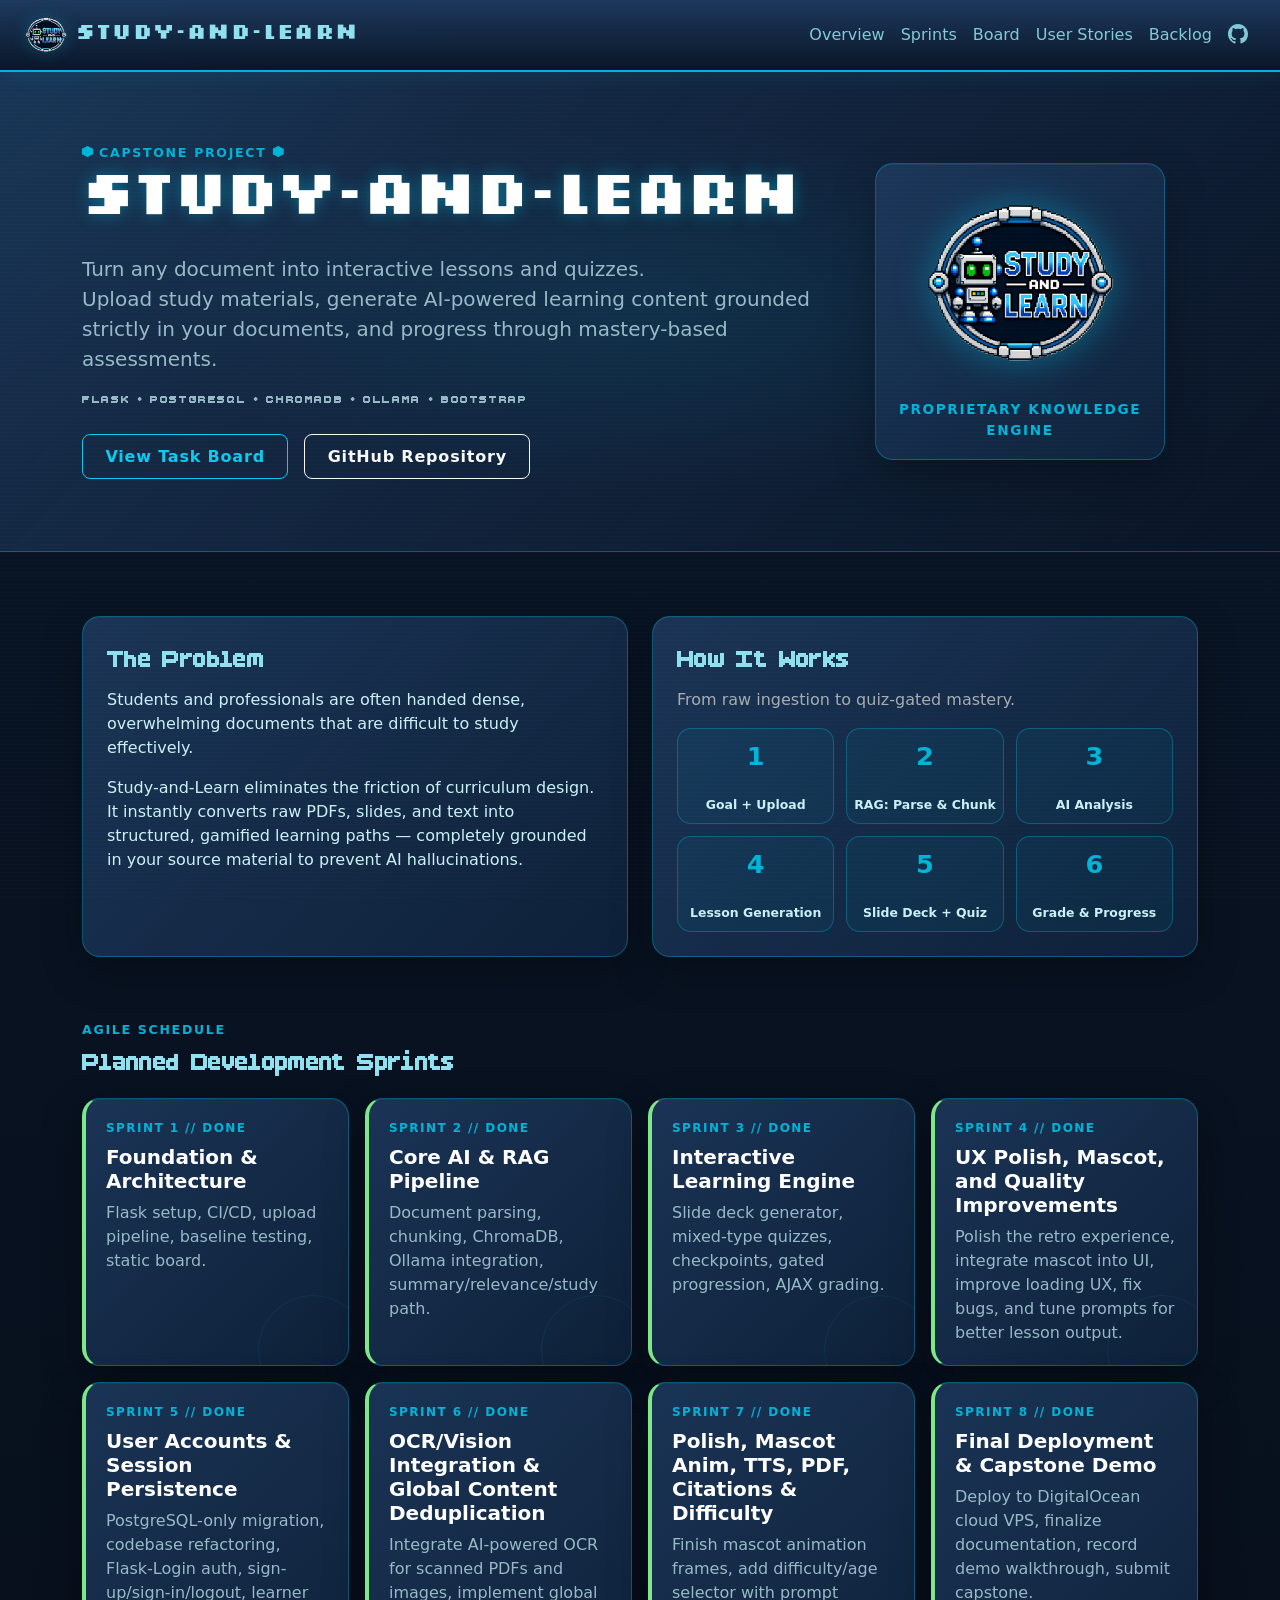
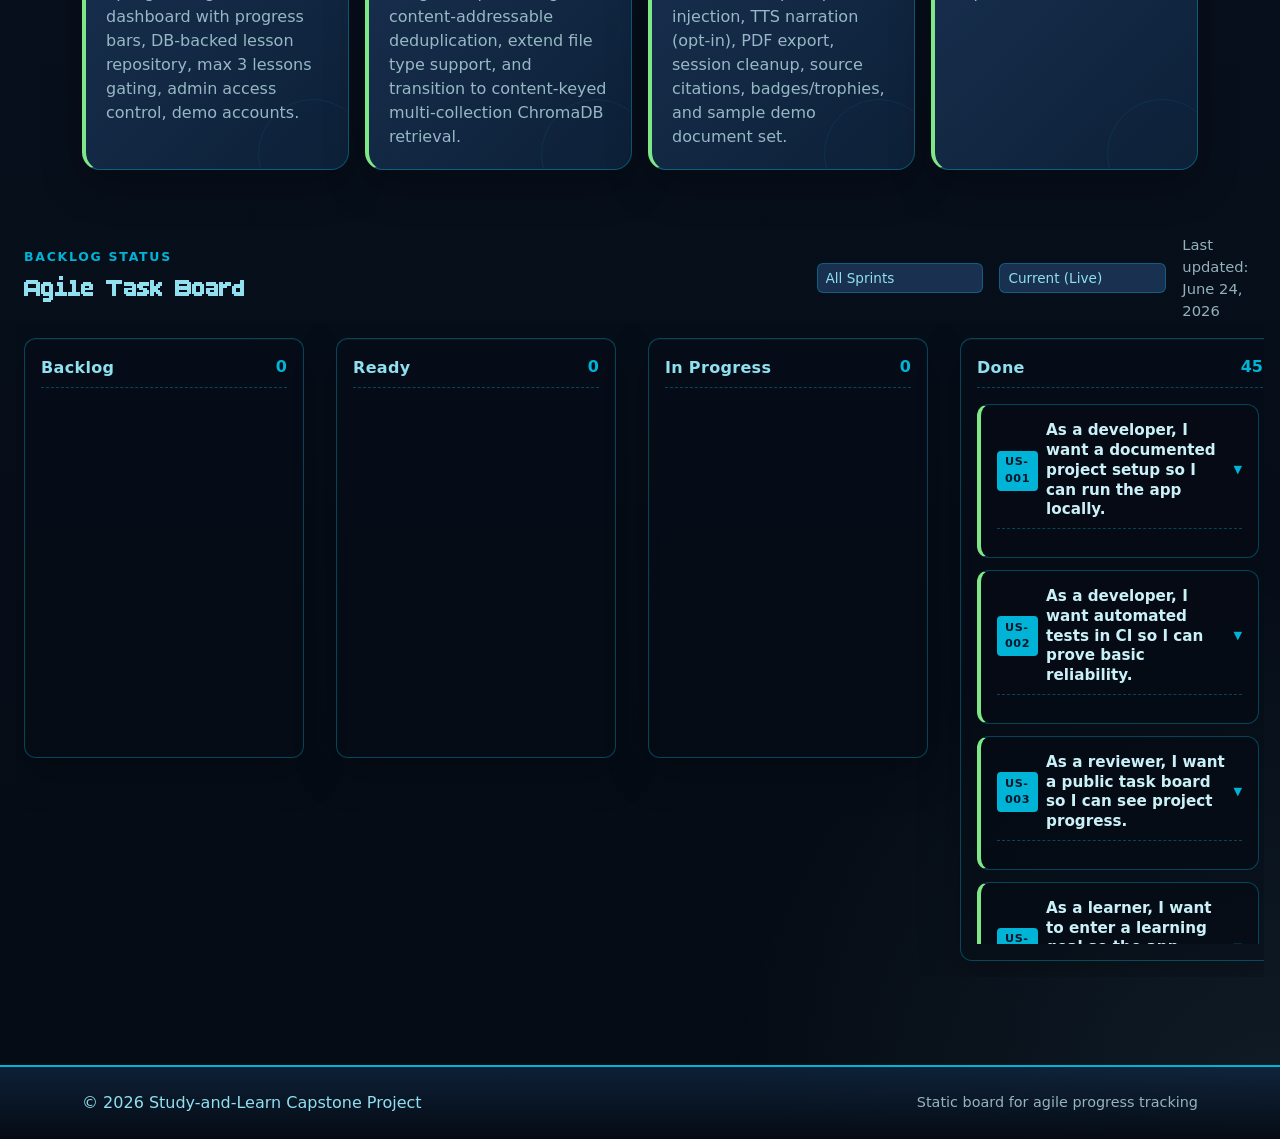
<file: index.html>
<!DOCTYPE html>
<html lang="en" data-bs-theme="dark">
<head>
<meta charset="UTF-8" />
<meta name="viewport" content="width=device-width, initial-scale=1.0" />
<meta name="description" content="Public capstone task board for Study-and-Learn — a proprietary document-to-learning transformer." />
<title>Study-and-Learn // Capstone Task Board</title>
<link rel="icon" type="image/png" href="assets/images/favicon.png" />
<link href="https://cdn.jsdelivr.net/npm/bootstrap@5.3.8/dist/css/bootstrap.min.css" rel="stylesheet" />
<link rel="stylesheet" href="assets/css/styles.css" />
</head>
<body>
<div class="scanlines" aria-hidden="true"></div>
<!-- NAVIGATION -->
<nav class="navbar navbar-expand-lg az-navbar sticky-top">
<div class="container-fluid px-3 px-lg-4">
<a class="navbar-brand d-flex align-items-center gap-2" href="#top" aria-label="Project home">
<img src="assets/images/logo.png" alt="Project logo" class="brand-logo" />
<span class="brand-title">Study-and-Learn</span>
</a>
<button class="navbar-toggler az-toggler" type="button" data-bs-toggle="collapse" data-bs-target="#mainNav" aria-controls="mainNav" aria-expanded="false" aria-label="Toggle navigation">
<span class="navbar-toggler-icon"></span>
</button>
<div class="collapse navbar-collapse" id="mainNav">
<ul class="navbar-nav ms-auto mb-2 mb-lg-0">
<li class="nav-item"><a class="nav-link" href="#objective">Overview</a></li>
<li class="nav-item"><a class="nav-link" href="#sprints">Sprints</a></li>
<li class="nav-item"><a class="nav-link" href="#board">Board</a></li>
<li class="nav-item"><a class="nav-link" href="user-stories.html">User Stories</a></li>
<li class="nav-item"><a class="nav-link" href="backlog.html">Backlog</a></li>
<li class="nav-item"><a class="nav-link" href="https://github.com/stephen-cpe/study-and-learn" target="_blank" rel="noopener noreferrer" aria-label="GitHub repository">
<svg xmlns="http://www.w3.org/2000/svg" width="20" height="20" fill="currentColor" viewBox="0 0 16 16" style="vertical-align: text-bottom;">
<path d="M8 0C3.58 0 0 3.58 0 8c0 3.54 2.29 6.53 5.47 7.59.4.07.55-.17.55-.38 0-.19-.01-.82-.01-1.49-2.01.37-2.53-.49-2.69-.94-.09-.23-.48-.94-.82-1.13-.28-.15-.68-.52-.01-.53.63-.01 1.08.58 1.23.82.72 1.21 1.87.87 2.33.66.07-.52.28-.87.51-1.07-1.78-.2-3.64-.89-3.64-3.95 0-.87.31-1.59.82-2.15-.08-.2-.36-1.02.08-2.12 0 0 .67-.21 2.2.82.64-.18 1.32-.27 2-.27.68 0 1.36.09 2 .27 1.53-1.04 2.2-.82 2.2-.82.44 1.1.16 1.92.08 2.12.51.56.82 1.27.82 2.15 0 3.07-1.87 3.75-3.65 3.95.29.25.54.73.54 1.48 0 1.07-.01 1.93-.01 2.2 0 .21.15.46.55.38A8.013 8.013 0 0016 8c0-4.42-3.58-8-8-8z"/>
</svg>
</a></li>
</ul>
</div>
</div>
</nav>

<!-- HERO -->
<header id="top" class="hero-shell py-5">
  <div class="container py-lg-4">
    <div class="row align-items-center g-4">
      <div class="col-lg-8">
        <p class="eyebrow mb-2"><span class="hex-accent"></span> CAPSTONE PROJECT <span class="hex-accent"></span></p>
        <h1 class="display-4 hero-title mb-3">Study-and-Learn</h1>
        <p class="lead hero-copy mb-3">
          <strong>Turn any document into interactive lessons and quizzes.</strong><br>
          Upload study materials, generate AI-powered learning content grounded strictly in your documents, and progress through mastery-based assessments.
        </p>
        <div class="tech-stack-line mb-4">
          Flask &bull; PostgreSQL &bull; ChromaDB &bull; Ollama &bull; Bootstrap
        </div>
        <div class="d-flex flex-wrap gap-3">
           <a href="#board" class="btn btn-outline-info az-btn">View Task Board</a>
           <a href="https://github.com/stephen-cpe/study-and-learn" target="_blank" rel="noopener noreferrer" class="btn btn-outline-light az-btn">GitHub Repository</a>
        </div>
      </div>
      <div class="col-lg-4 text-center">
        <div class="mascot-card mx-auto">
          <img src="assets/images/logo.png" alt="Study-and-Learn Mascot" class="mascot-img" />
          <div class="mascot-status mt-3">PROPRIETARY KNOWLEDGE ENGINE</div>
        </div>
      </div>
    </div>
  </div>
</header>

<main>
  <!-- OVERVIEW (THE PROBLEM & HOW IT WORKS) -->
  <section id="objective" class="section-pad">
    <div class="container">
      <div class="row g-4">
        <div class="col-lg-6">
          <div class="az-panel h-100">
            <h2 class="section-title">The Problem</h2>
            <p class="mb-3">Students and professionals are often handed dense, overwhelming documents that are difficult to study effectively.</p>
            <p class="mb-0">Study-and-Learn eliminates the friction of curriculum design. It instantly converts raw PDFs, slides, and text into structured, gamified learning paths — completely grounded in your source material to prevent AI hallucinations.</p>
          </div>
        </div>
        <div class="col-lg-6">
          <div class="az-panel h-100">
            <h2 class="section-title">How It Works</h2>
            <p class="mb-3 text-secondary-emphasis">From raw ingestion to quiz-gated mastery.</p>
            <div class="pipeline-grid" aria-label="MVP workflow pipeline">
              <div class="pipeline-step">1<br><span>Goal + Upload</span></div>
              <div class="pipeline-step">2<br><span>RAG: Parse & Chunk</span></div>
              <div class="pipeline-step">3<br><span>AI Analysis</span></div>
              <div class="pipeline-step">4<br><span>Lesson Generation</span></div>
              <div class="pipeline-step">5<br><span>Slide Deck + Quiz</span></div>
              <div class="pipeline-step">6<br><span>Grade & Progress</span></div>
            </div>
          </div>
        </div>
      </div>
    </div>
  </section>

  <!-- SPRINTS -->
  <section id="sprints" class="section-pad pt-0">
    <div class="container">
      <div class="d-flex justify-content-between align-items-end gap-3 flex-wrap mb-3">
        <div>
          <p class="eyebrow mb-1">AGILE SCHEDULE</p>
          <h2 class="section-title mb-0">Planned Development Sprints</h2>
        </div>
      </div>
      <div class="row g-3" id="sprintCards"></div>
    </div>
  </section>

  <!-- KANBAN BOARD -->
  <section id="board" class="section-pad pt-0">
    <div class="container-fluid px-3 px-lg-4">
      <div class="d-flex justify-content-between align-items-center flex-wrap gap-3 mb-3">
        <div>
          <p class="eyebrow mb-1">BACKLOG STATUS</p>
          <h2 class="section-title mb-0">Agile Task Board</h2>
        </div>
        <div class="d-flex align-items-center gap-3">
          <select id="sprintFilter" class="form-select form-select-sm snapshot-select" style="max-width: 180px;">
            <option value="All">All Sprints</option>
          </select>
          <select id="snapshotSelector" class="form-select form-select-sm snapshot-select">
            <option>Loading...</option>
          </select>
          <div class="board-meta">Last updated: <span id="lastUpdated"></span></div>
        </div>
      </div>
      <div class="row g-3 kanban-board" id="kanbanBoard" aria-live="polite"></div>
    </div>
  </section>
</main>

<footer class="az-footer py-4 mt-4">
  <div class="container d-flex flex-column flex-md-row justify-content-between gap-2 align-items-center">
    <span>© 2026 Study-and-Learn Capstone Project</span>
    <span class="footer-note">Static board for agile progress tracking</span>
  </div>
</footer>

<script src="https://cdn.jsdelivr.net/npm/bootstrap@5.3.8/dist/js/bootstrap.bundle.min.js"></script>
<script src="assets/js/data.js"></script>
<script src="assets/js/app.js"></script>
</body>
</html>
</file>
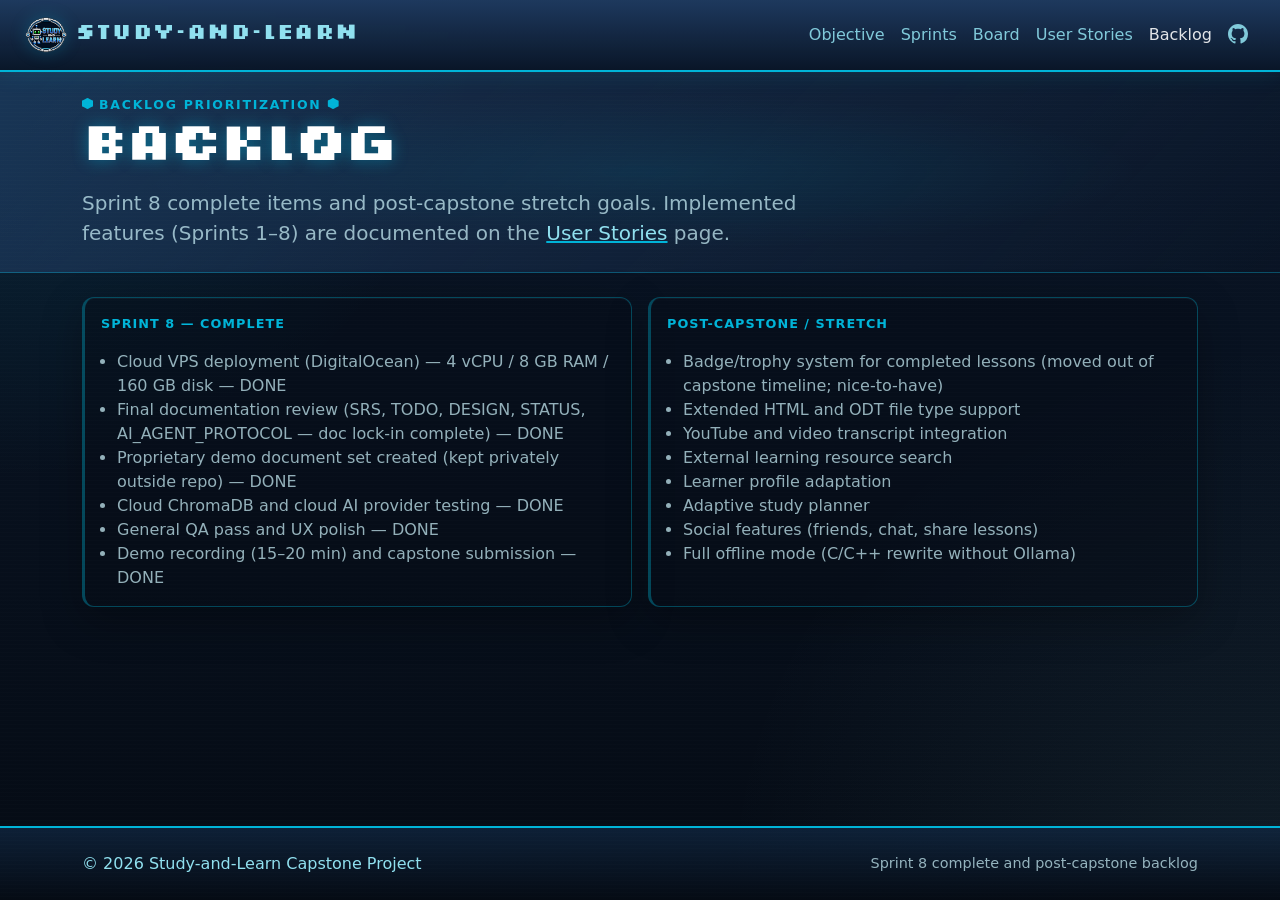
<file: backlog.html>
<!DOCTYPE html>
<html lang="en" data-bs-theme="dark">
<head>
<meta charset="UTF-8" />
<meta name="viewport" content="width=device-width, initial-scale=1.0" />
<meta name="description" content="Backlog prioritization for Study-and-Learn — Sprint 8 complete items and post-capstone stretch goals." />
<title>Study-and-Learn // Backlog</title>
<link rel="icon" type="image/png" href="assets/images/favicon.png" />
<link href="https://cdn.jsdelivr.net/npm/bootstrap@5.3.8/dist/css/bootstrap.min.css" rel="stylesheet" />
<link rel="stylesheet" href="assets/css/styles.css" />
</head>
<body>
<div class="scanlines" aria-hidden="true"></div>

<!-- NAVIGATION -->
<nav class="navbar navbar-expand-lg az-navbar sticky-top">
  <div class="container-fluid px-3 px-lg-4">
    <a class="navbar-brand d-flex align-items-center gap-2" href="index.html" aria-label="Project home">
      <img src="assets/images/logo.png" alt="Project logo" class="brand-logo" />
      <span class="brand-title">Study-and-Learn</span>
    </a>
    <button class="navbar-toggler az-toggler" type="button" data-bs-toggle="collapse" data-bs-target="#mainNav" aria-controls="mainNav" aria-expanded="false" aria-label="Toggle navigation">
      <span class="navbar-toggler-icon"></span>
    </button>
    <div class="collapse navbar-collapse" id="mainNav">
      <ul class="navbar-nav ms-auto mb-2 mb-lg-0">
        <li class="nav-item"><a class="nav-link" href="index.html#objective">Objective</a></li>
        <li class="nav-item"><a class="nav-link" href="index.html#sprints">Sprints</a></li>
        <li class="nav-item"><a class="nav-link" href="index.html#board">Board</a></li>
        <li class="nav-item"><a class="nav-link" href="user-stories.html">User Stories</a></li>
        <li class="nav-item"><a class="nav-link active" href="backlog.html">Backlog</a></li>
        <li class="nav-item"><a class="nav-link" href="https://github.com/stephen-cpe/study-and-learn" target="_blank" rel="noopener noreferrer" aria-label="GitHub repository">
          <svg xmlns="http://www.w3.org/2000/svg" width="20" height="20" fill="currentColor" viewBox="0 0 16 16" style="vertical-align: text-bottom;">
            <path d="M8 0C3.58 0 0 3.58 0 8c0 3.54 2.29 6.53 5.47 7.59.4.07.55-.17.55-.38 0-.19-.01-.82-.01-1.49-2.01.37-2.53-.49-2.69-.94-.09-.23-.48-.94-.82-1.13-.28-.15-.68-.52-.01-.53.63-.01 1.08.58 1.23.82.72 1.21 1.87.87 2.33.66.07-.52.28-.87.51-1.07-1.78-.2-3.64-.89-3.64-3.95 0-.87.31-1.59.82-2.15-.08-.2-.36-1.02.08-2.12 0 0 .67-.21 2.2.82.64-.18 1.32-.27 2-.27.68 0 1.36.09 2 .27 1.53-1.04 2.2-.82 2.2-.82.44 1.1.16 1.92.08 2.12.51.56.82 1.27.82 2.15 0 3.07-1.87 3.75-3.65 3.95.29.25.54.73.54 1.48 0 1.07-.01 1.93-.01 2.2 0 .21.15.46.55.38A8.013 8.013 0 0016 8c0-4.42-3.58-8-8-8z"/>
          </svg>
        </a></li>
      </ul>
    </div>
  </div>
</nav>

<!-- HEADER -->
<header class="hero-shell py-4">
  <div class="container">
    <p class="eyebrow mb-2"><span class="hex-accent"></span> BACKLOG PRIORITIZATION <span class="hex-accent"></span></p>
    <h1 class="display-5 hero-title mb-2">Backlog</h1>
    <p class="lead hero-copy mb-0">Sprint 8 complete items and post-capstone stretch goals. Implemented features (Sprints 1–8) are documented on the <a href="user-stories.html" class="backlog-link">User Stories</a> page.</p>
  </div>
</header>

<main class="section-pad pt-4">
  <div class="container">
    <div class="row g-3" id="backlogGrid"></div>
  </div>
</main>

<footer class="az-footer py-4 mt-4">
  <div class="container d-flex flex-column flex-md-row justify-content-between gap-2 align-items-center">
    <span>&copy; 2026 Study-and-Learn Capstone Project</span>
    <span class="footer-note">Sprint 8 complete and post-capstone backlog</span>
  </div>
</footer>

<script src="https://cdn.jsdelivr.net/npm/bootstrap@5.3.8/dist/js/bootstrap.bundle.min.js"></script>
<script src="assets/js/data.js"></script>
<script src="assets/js/backlog.js"></script>
</body>
</html>
</file>
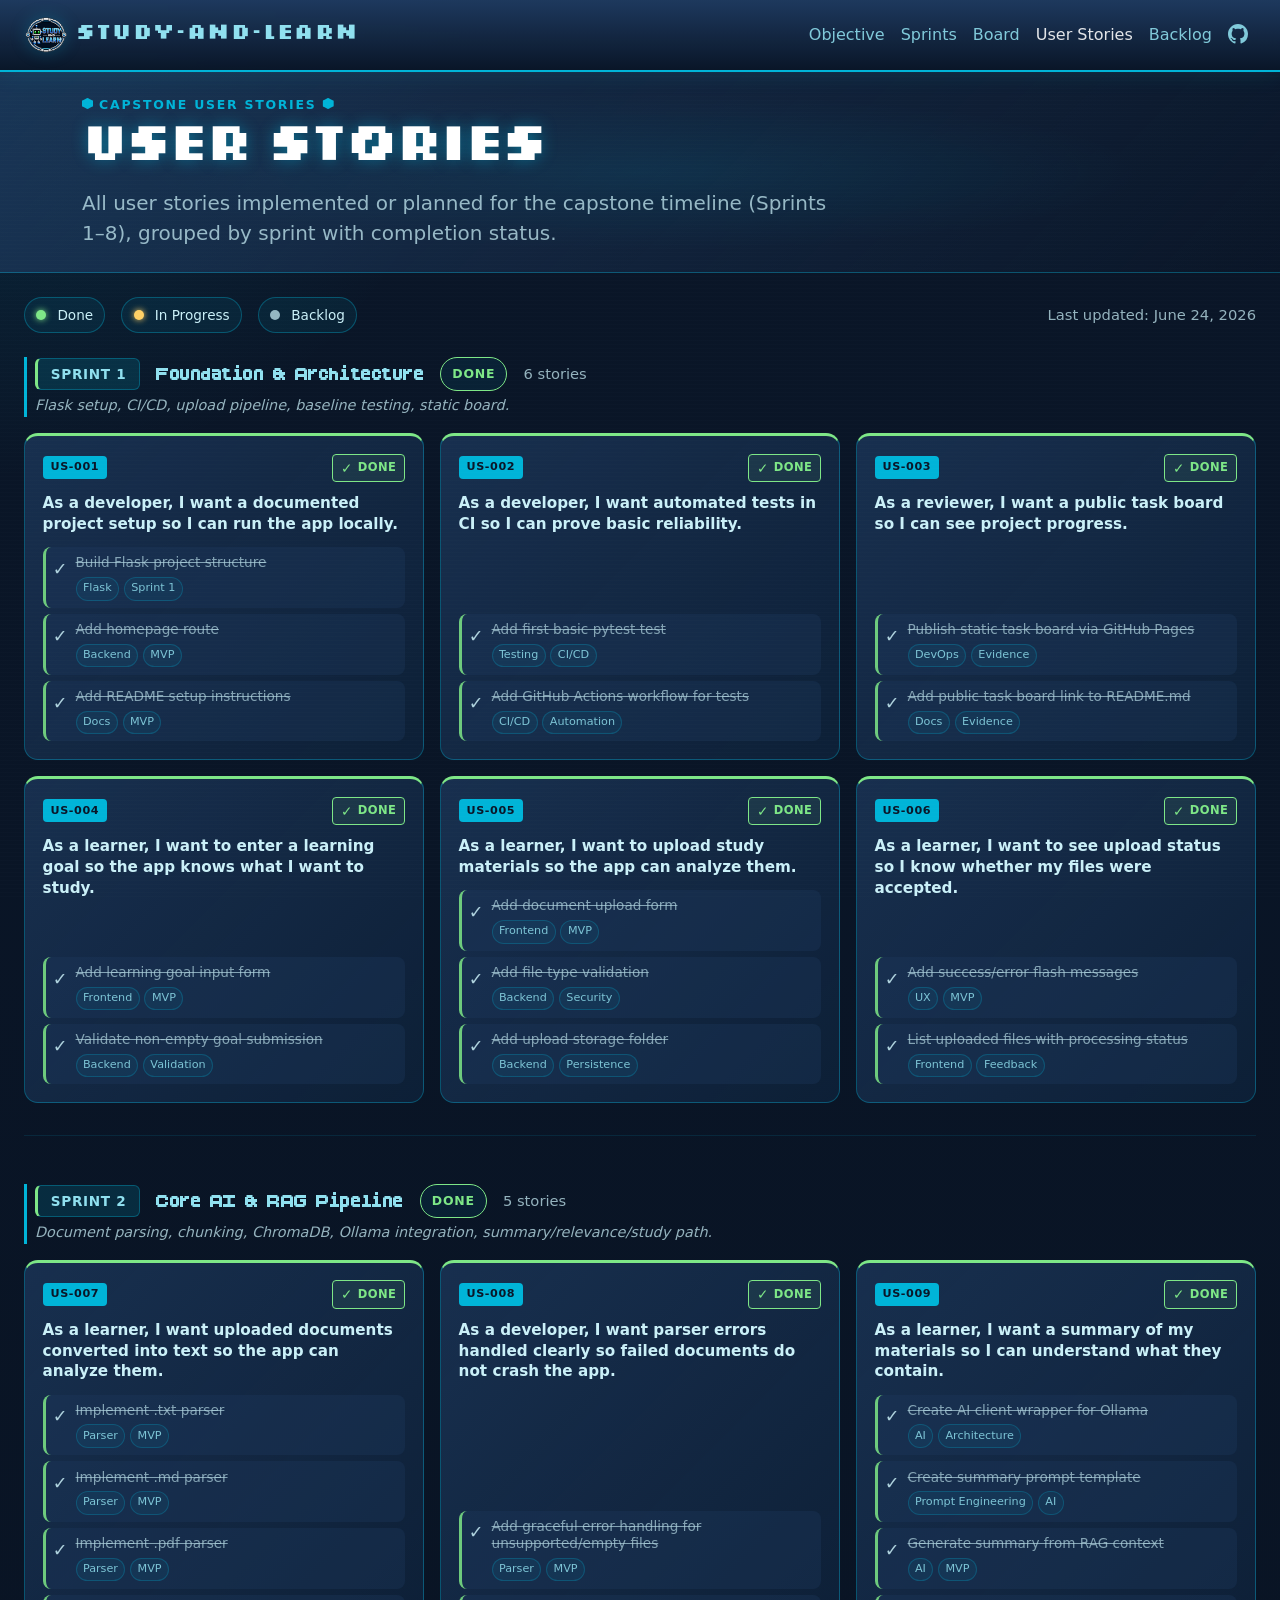
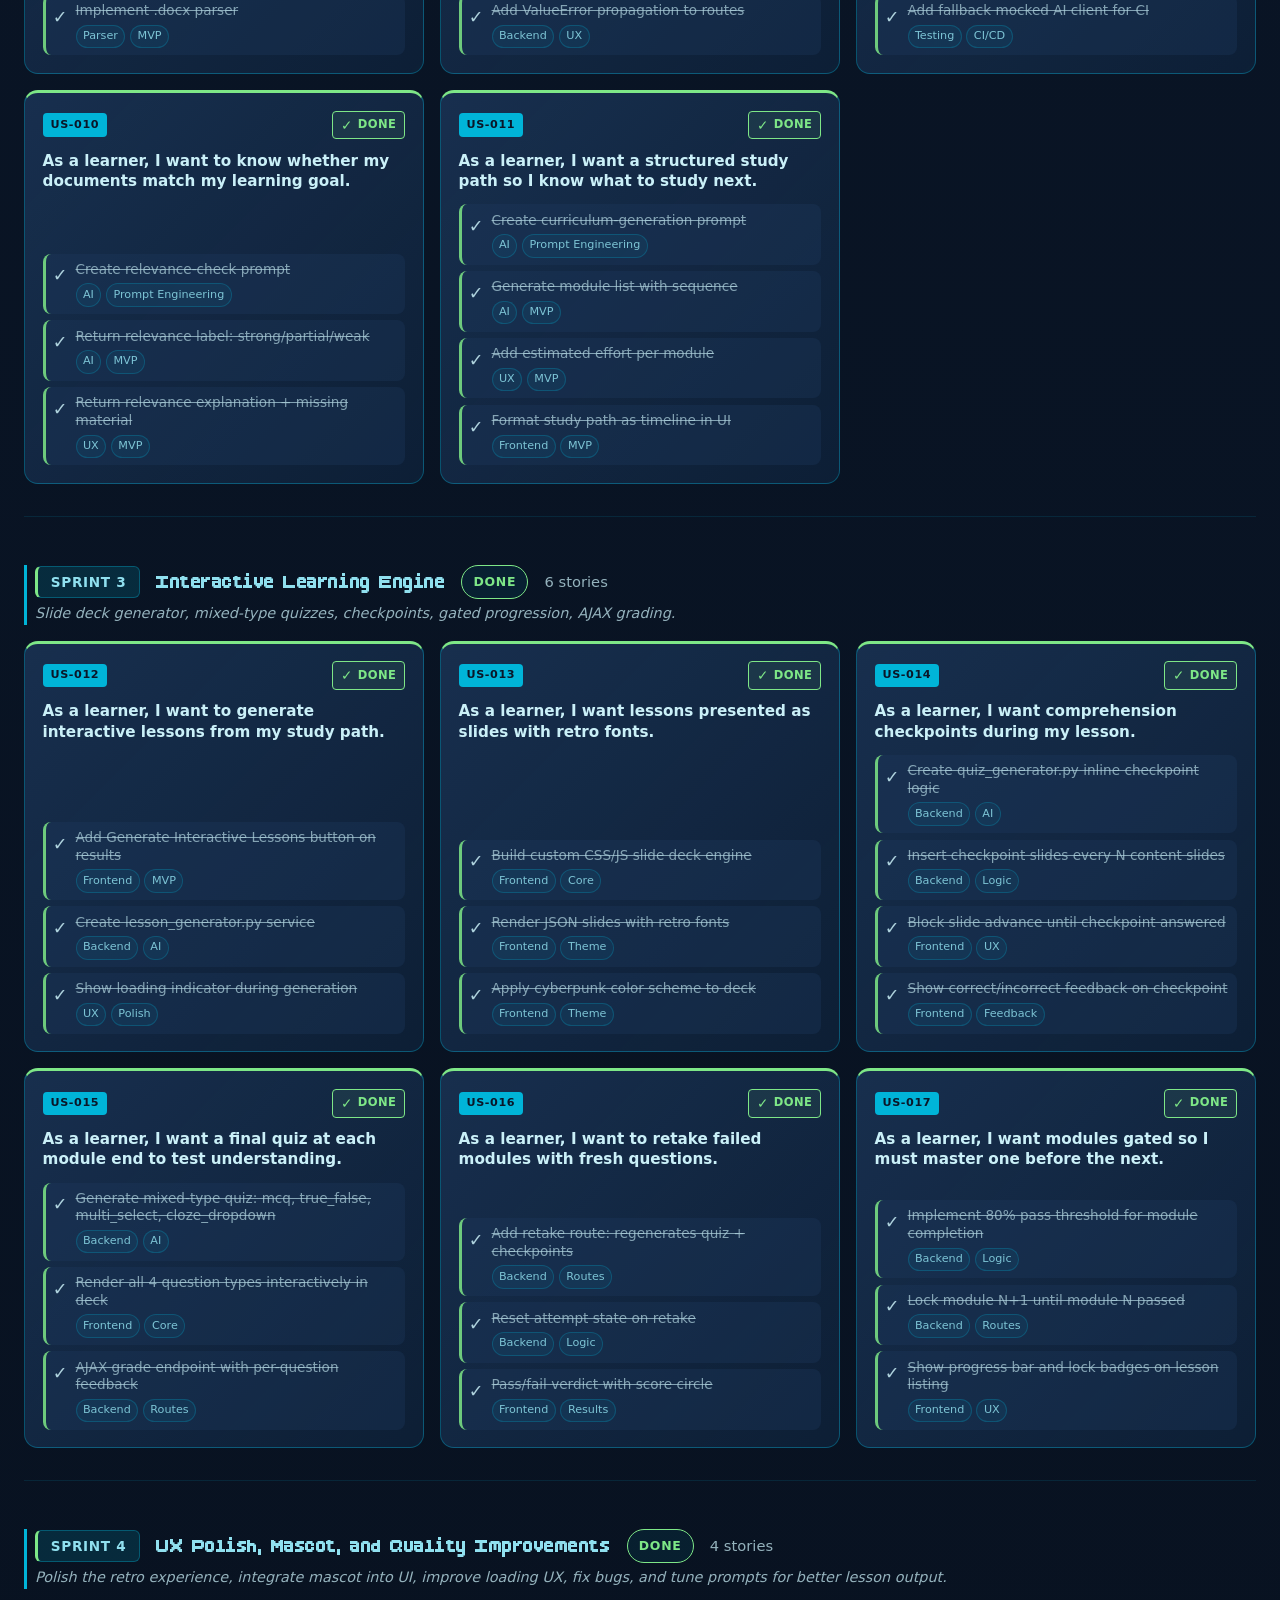
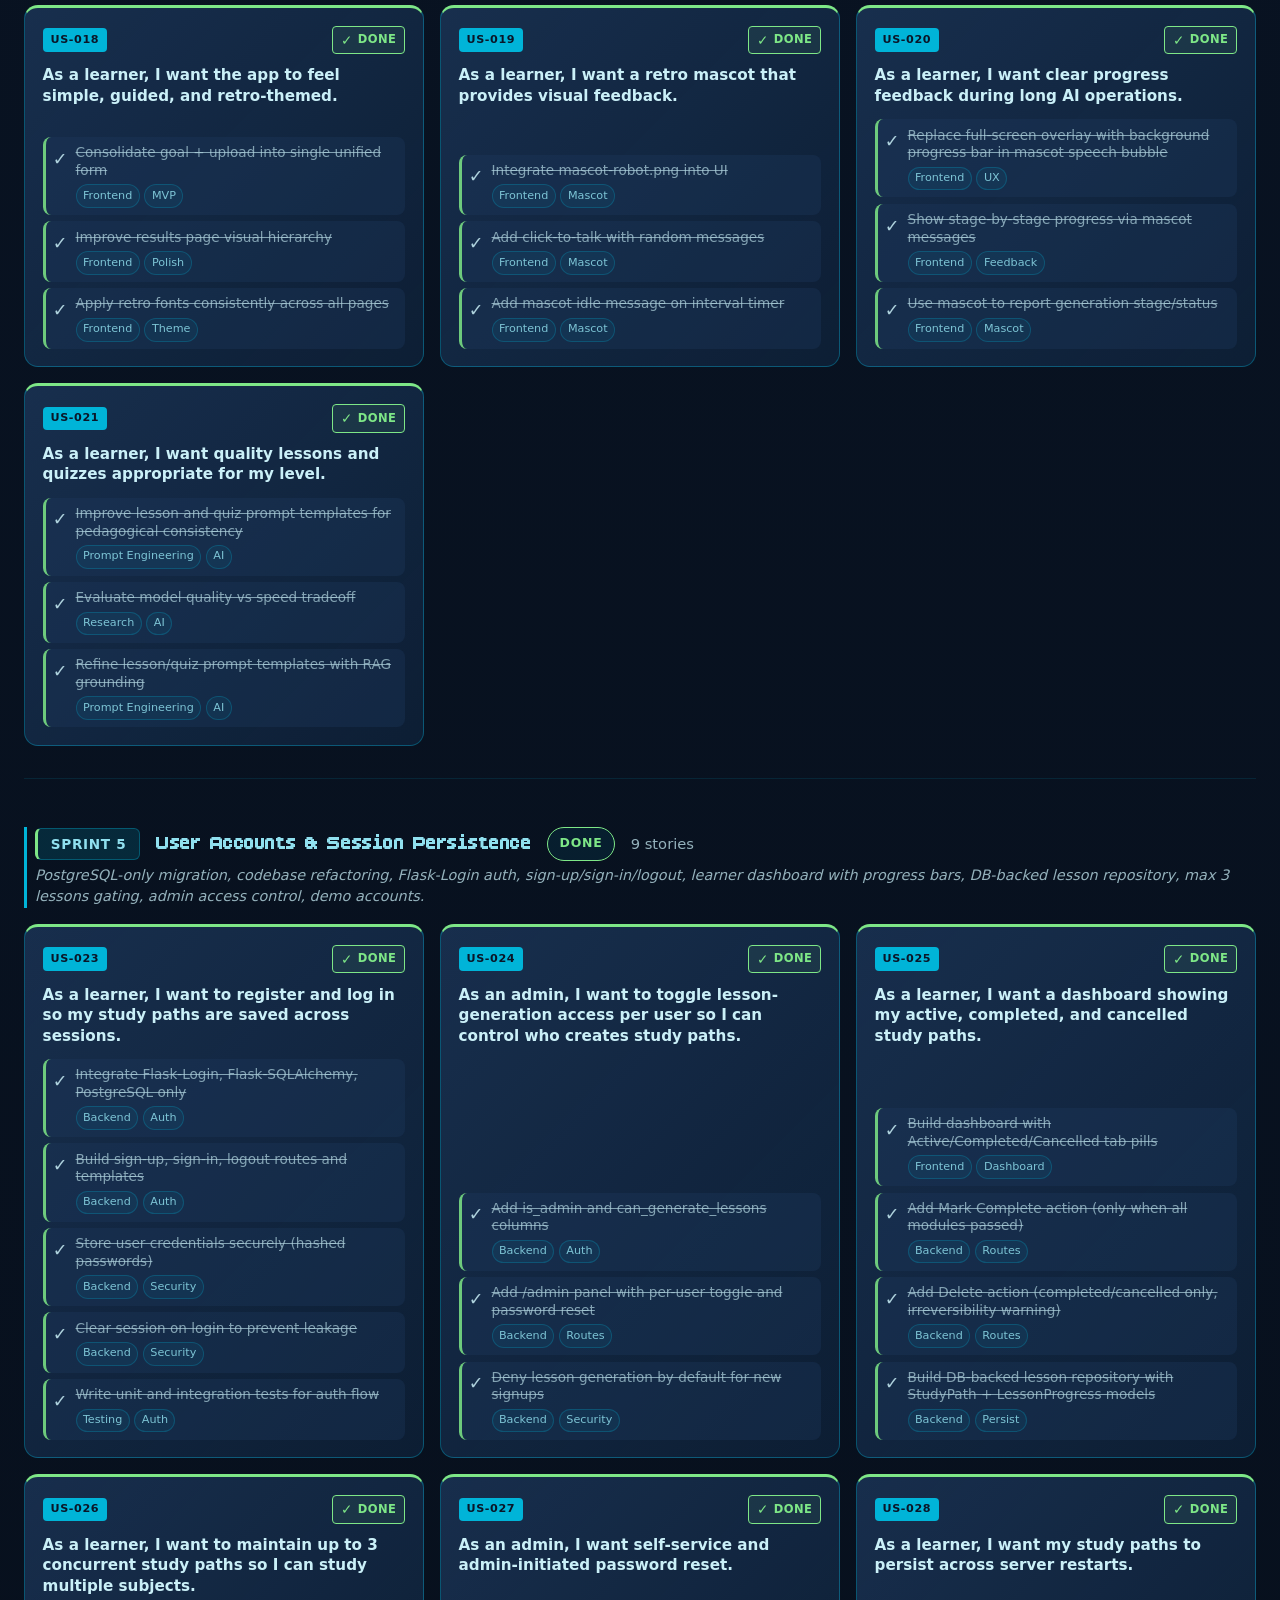
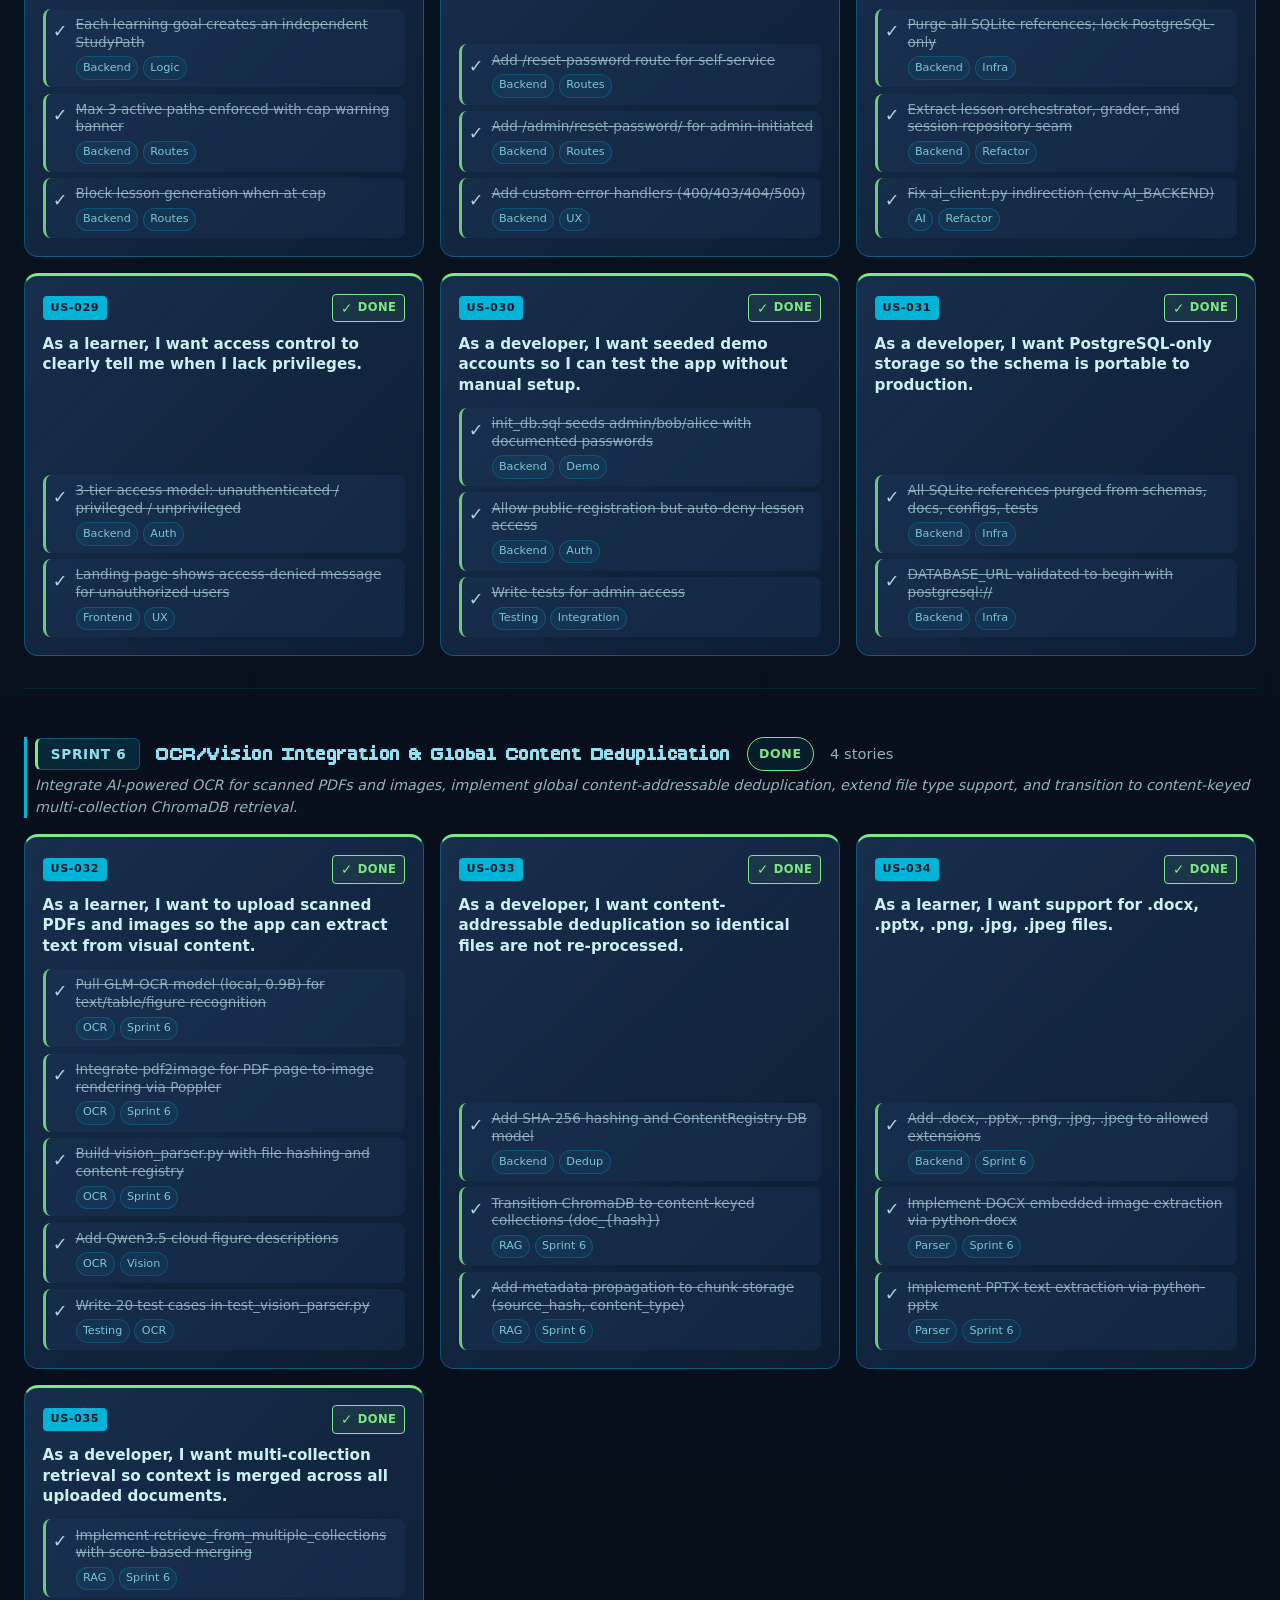
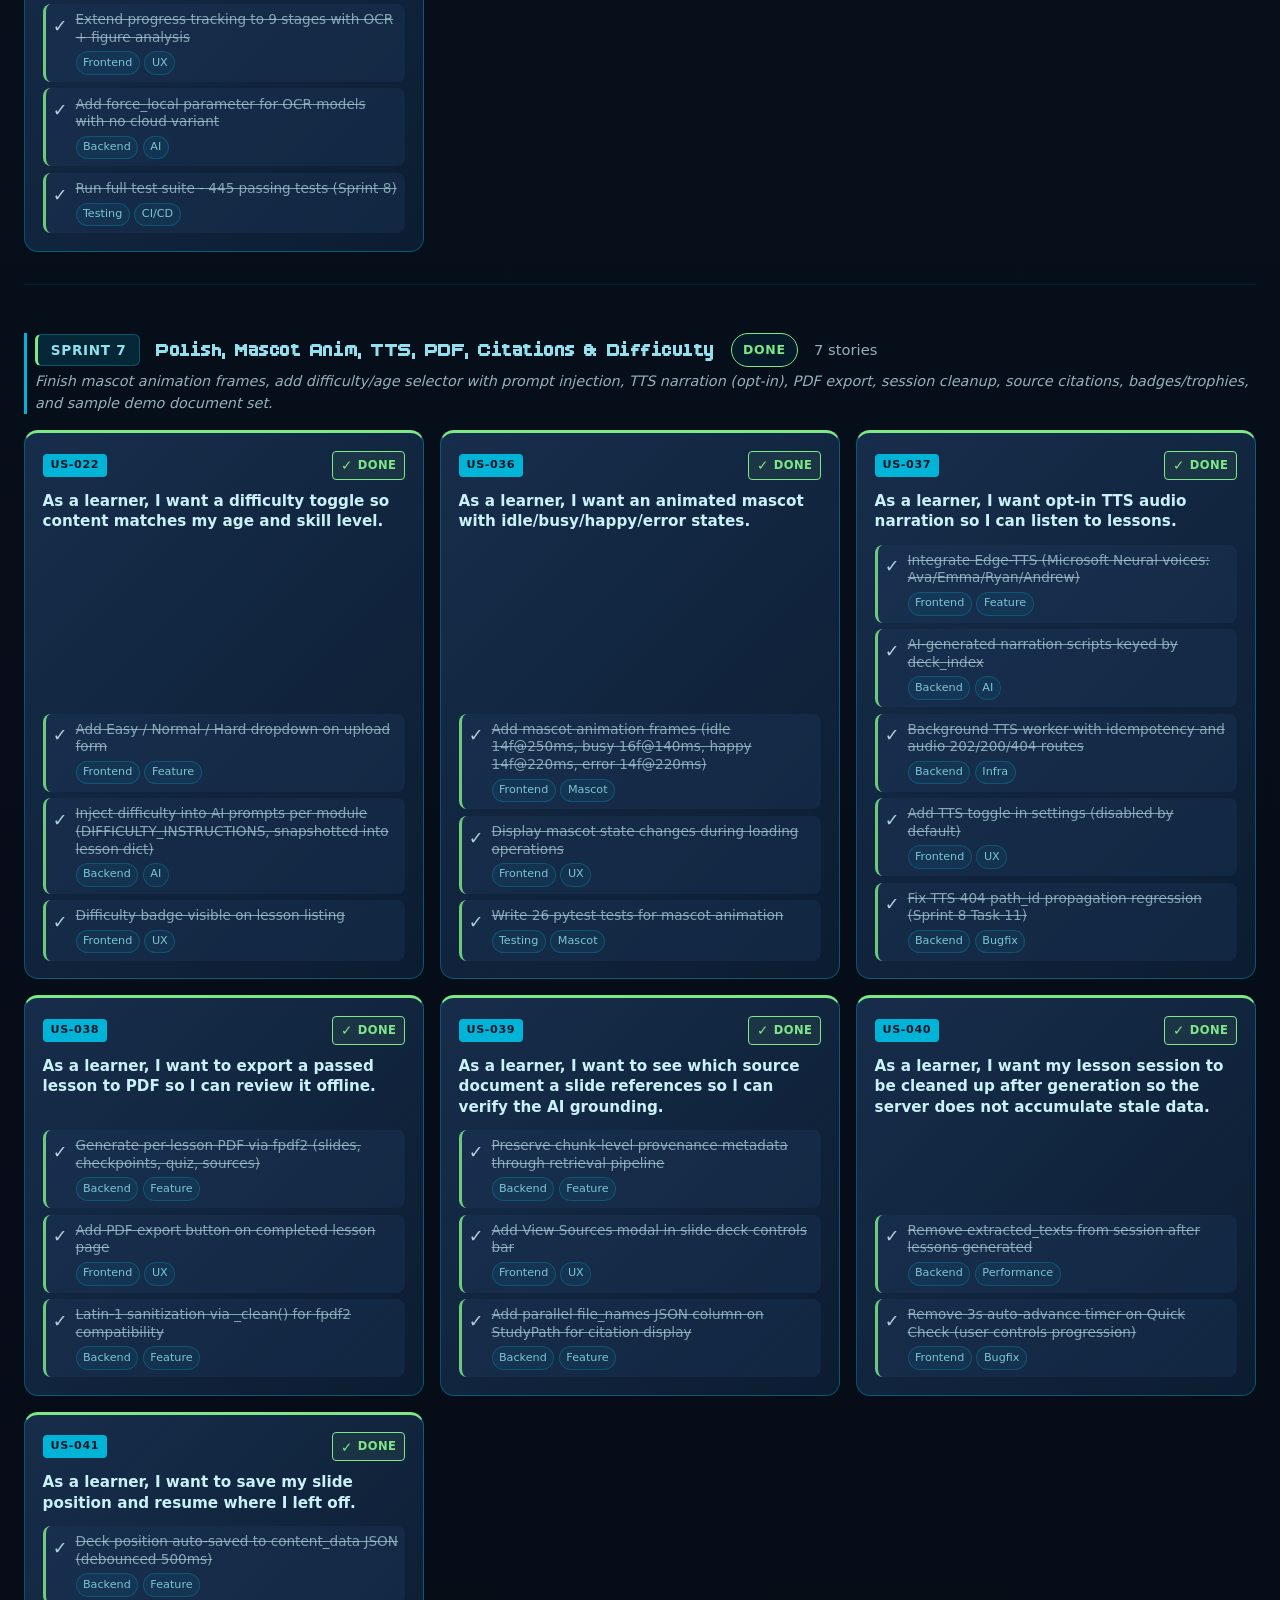
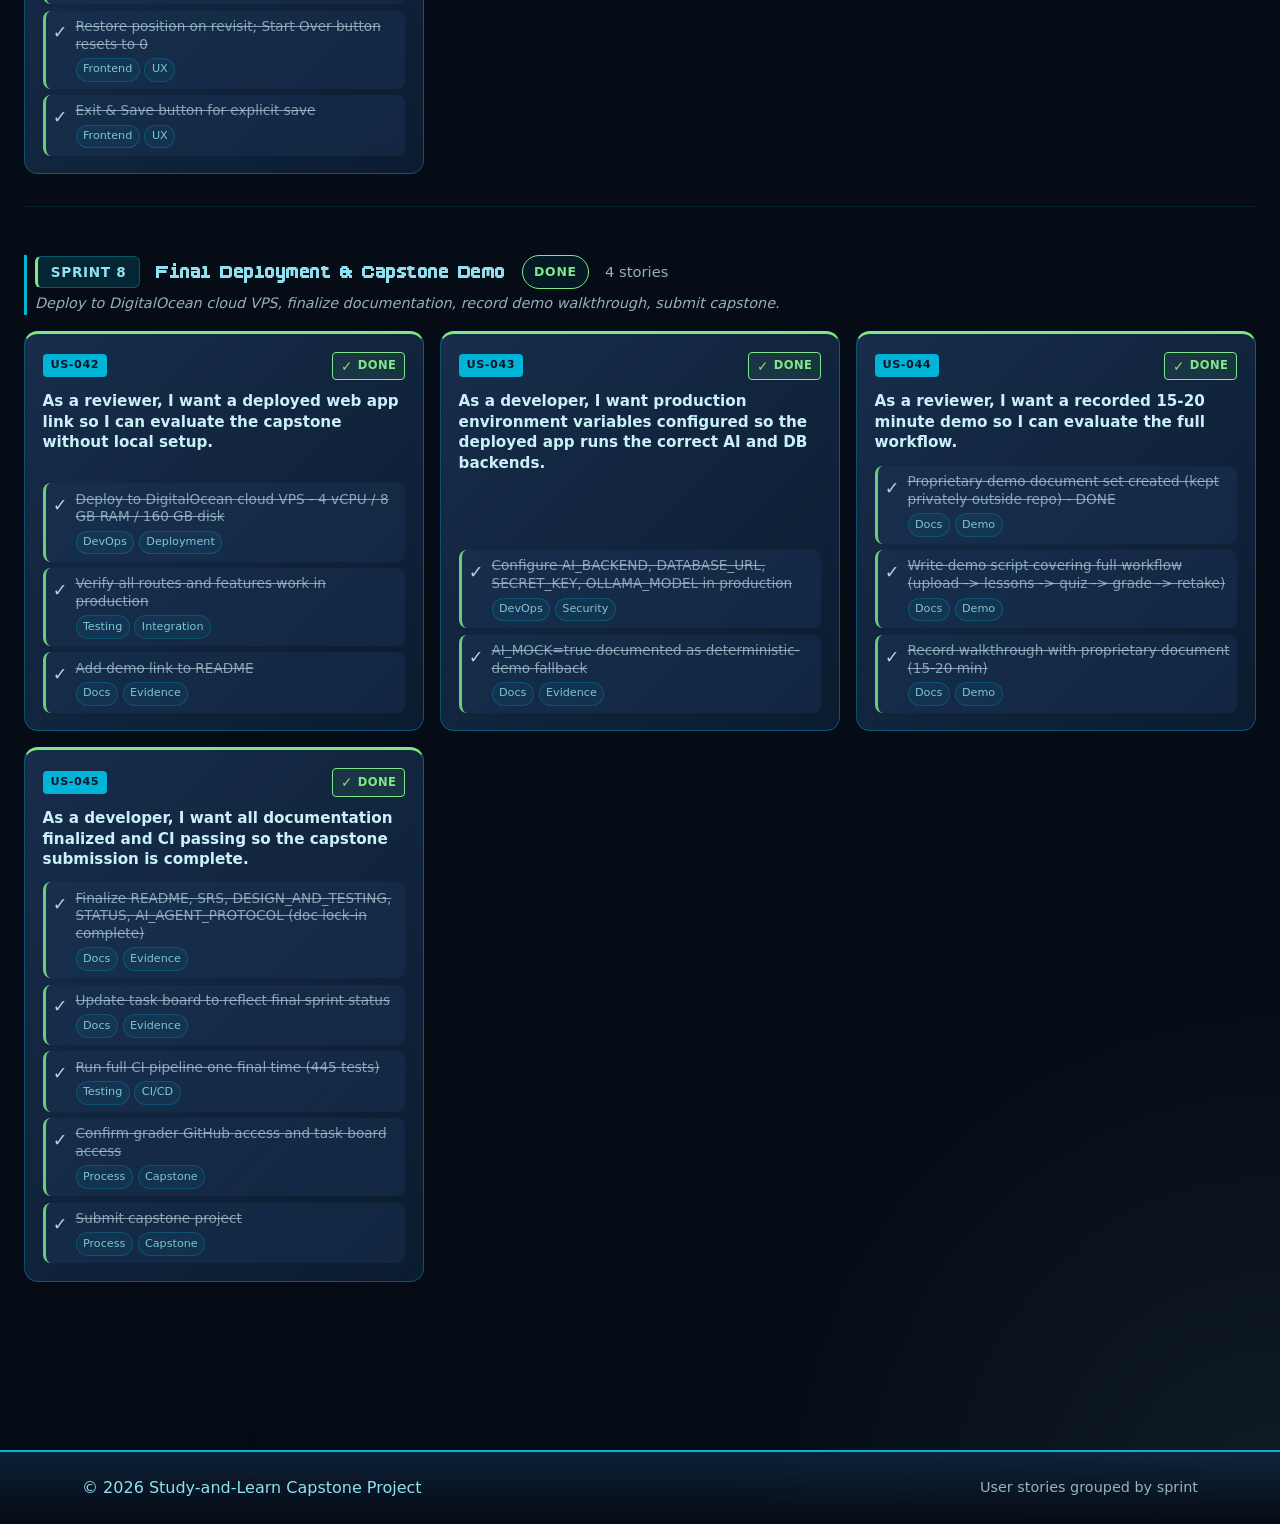
<file: user-stories.html>
<!DOCTYPE html>
<html lang="en" data-bs-theme="dark">
<head>
<meta charset="UTF-8" />
<meta name="viewport" content="width=device-width, initial-scale=1.0" />
<meta name="description" content="User stories for Study-and-Learn capstone project — grouped by sprint with status labels." />
<title>Study-and-Learn // User Stories</title>
<link rel="icon" type="image/png" href="assets/images/favicon.png" />
<link href="https://cdn.jsdelivr.net/npm/bootstrap@5.3.8/dist/css/bootstrap.min.css" rel="stylesheet" />
<link rel="stylesheet" href="assets/css/styles.css" />
</head>
<body>
<div class="scanlines" aria-hidden="true"></div>

<!-- NAVIGATION -->
<nav class="navbar navbar-expand-lg az-navbar sticky-top">
  <div class="container-fluid px-3 px-lg-4">
    <a class="navbar-brand d-flex align-items-center gap-2" href="index.html" aria-label="Project home">
      <img src="assets/images/logo.png" alt="Project logo" class="brand-logo" />
      <span class="brand-title">Study-and-Learn</span>
    </a>
    <button class="navbar-toggler az-toggler" type="button" data-bs-toggle="collapse" data-bs-target="#mainNav" aria-controls="mainNav" aria-expanded="false" aria-label="Toggle navigation">
      <span class="navbar-toggler-icon"></span>
    </button>
    <div class="collapse navbar-collapse" id="mainNav">
      <ul class="navbar-nav ms-auto mb-2 mb-lg-0">
        <li class="nav-item"><a class="nav-link" href="index.html#objective">Objective</a></li>
        <li class="nav-item"><a class="nav-link" href="index.html#sprints">Sprints</a></li>
        <li class="nav-item"><a class="nav-link" href="index.html#board">Board</a></li>
        <li class="nav-item"><a class="nav-link active" href="user-stories.html">User Stories</a></li>
        <li class="nav-item"><a class="nav-link" href="backlog.html">Backlog</a></li>
        <li class="nav-item"><a class="nav-link" href="https://github.com/stephen-cpe/study-and-learn" target="_blank" rel="noopener noreferrer" aria-label="GitHub repository">
          <svg xmlns="http://www.w3.org/2000/svg" width="20" height="20" fill="currentColor" viewBox="0 0 16 16" style="vertical-align: text-bottom;">
            <path d="M8 0C3.58 0 0 3.58 0 8c0 3.54 2.29 6.53 5.47 7.59.4.07.55-.17.55-.38 0-.19-.01-.82-.01-1.49-2.01.37-2.53-.49-2.69-.94-.09-.23-.48-.94-.82-1.13-.28-.15-.68-.52-.01-.53.63-.01 1.08.58 1.23.82.72 1.21 1.87.87 2.33.66.07-.52.28-.87.51-1.07-1.78-.2-3.64-.89-3.64-3.95 0-.87.31-1.59.82-2.15-.08-.2-.36-1.02.08-2.12 0 0 .67-.21 2.2.82.64-.18 1.32-.27 2-.27.68 0 1.36.09 2 .27 1.53-1.04 2.2-.82 2.2-.82.44 1.1.16 1.92.08 2.12.51.56.82 1.27.82 2.15 0 3.07-1.87 3.75-3.65 3.95.29.25.54.73.54 1.48 0 1.07-.01 1.93-.01 2.2 0 .21.15.46.55.38A8.013 8.013 0 0016 8c0-4.42-3.58-8-8-8z"/>
          </svg>
        </a></li>
      </ul>
    </div>
  </div>
</nav>

<!-- HEADER -->
<header class="hero-shell py-4">
  <div class="container">
    <p class="eyebrow mb-2"><span class="hex-accent"></span> CAPSTONE USER STORIES <span class="hex-accent"></span></p>
    <h1 class="display-5 hero-title mb-2">User Stories</h1>
    <p class="lead hero-copy mb-0">All user stories implemented or planned for the capstone timeline (Sprints 1–8), grouped by sprint with completion status.</p>
  </div>
</header>

<main class="section-pad pt-4">
  <div class="container-fluid px-3 px-lg-4">
    <!-- Legend -->
    <div class="d-flex flex-wrap gap-3 mb-4 align-items-center">
      <span class="az-chip"><span class="status-dot status-done"></span> Done</span>
      <span class="az-chip"><span class="status-dot status-in-progress"></span> In Progress</span>
      <span class="az-chip"><span class="status-dot status-backlog"></span> Backlog</span>
      <div class="board-meta ms-auto">Last updated: <span id="lastUpdated"></span></div>
    </div>

    <!-- Sprint rows -->
    <div id="sprintRows"></div>
  </div>
</main>

<footer class="az-footer py-4 mt-4">
  <div class="container d-flex flex-column flex-md-row justify-content-between gap-2 align-items-center">
    <span>&copy; 2026 Study-and-Learn Capstone Project</span>
    <span class="footer-note">User stories grouped by sprint</span>
  </div>
</footer>

<script src="https://cdn.jsdelivr.net/npm/bootstrap@5.3.8/dist/js/bootstrap.bundle.min.js"></script>
<script src="assets/js/data.js"></script>
<script src="assets/js/user-stories.js"></script>
</body>
</html>
</file>
<file: assets/css/styles.css>
:root {
  --az-dark: #0a1628;
  --az-darker: #050b14;
  --az-blue: #1e3a5f;
  --az-blue-2: #102742;
  --az-cyan: #00b4d8;
  --az-cyan-light: #90e0ef;
  --az-silver: #caf0f8;
  --az-muted: rgba(202, 240, 248, 0.72);
  --az-border: rgba(0, 180, 216, 0.35);
  --az-glow: rgba(0, 180, 216, 0.25);
  --az-success: #7ee787;
  --az-warning: #ffd166;
  --az-danger: #ff6b6b;
}

/* === NEW HERO ELEMENTS === */
.tech-stack-line {
  color: var(--az-muted);
  font-family: "BoldPixels", sans-serif;
  letter-spacing: 0.12em;
  font-size: 0.85rem;
  text-transform: uppercase;
}
.az-btn {
  border-radius: 8px;
  padding: 0.6rem 1.4rem;
  font-weight: 700;
  letter-spacing: 0.05em;
  transition: all 0.2s ease;
}
.az-btn:hover {
  transform: translateY(-2px);
  box-shadow: 0 6px 16px var(--az-glow);
}
/* ========================= */

@font-face {
  font-family: "Retrograde Bold";
  src: url("../fonts/Retrograde/Retrograde-Bold.otf") format("opentype");
  font-weight: bold;
  font-style: normal;
}
@font-face {
  font-family: "BoldPixels";
  src: url("../fonts/boldpixels/boldspixels.ttf") format("truetype");
  font-weight: normal;
  font-style: normal;
}

* { box-sizing: border-box; }
html { scroll-behavior: smooth; }

body {
  min-height: 100vh;
  display: flex;
  flex-direction: column;
  background:
    radial-gradient(circle at top left, rgba(0, 180, 216, 0.14), transparent 30rem),
    radial-gradient(circle at bottom right, rgba(144, 224, 239, 0.08), transparent 35rem),
    linear-gradient(180deg, var(--az-dark), var(--az-darker));
  color: var(--az-silver);
  font-family: "Segoe UI", system-ui, -apple-system, BlinkMacSystemFont, sans-serif;
}

main { flex: 1; }

.scanlines {
  pointer-events: none;
  position: fixed;
  inset: 0;
  z-index: 999;
  background: repeating-linear-gradient(
    to bottom,
    rgba(255,255,255,0.025),
    rgba(255,255,255,0.025) 1px,
    transparent 1px,
    transparent 4px
  );
  mix-blend-mode: screen;
  opacity: 0.25;
}

.az-navbar {
  background: linear-gradient(180deg, rgba(30, 58, 95, 0.98), rgba(10, 22, 40, 0.94));
  border-bottom: 2px solid var(--az-cyan);
  box-shadow: 0 0 24px rgba(0, 180, 216, 0.14);
  backdrop-filter: blur(10px);
}

.brand-logo { width: 44px; height: 44px; object-fit: contain; filter: drop-shadow(0 0 8px var(--az-glow)); }
.brand-title { color: var(--az-cyan-light); font-weight: 800; letter-spacing: 0.06em; text-transform: uppercase; font-family: "Retrograde Bold", sans-serif; }
.nav-link { color: var(--az-cyan-light); opacity: 0.88; }
.nav-link:hover, .nav-link:focus { color: #fff; text-shadow: 0 0 10px var(--az-cyan); }
.az-toggler { border-color: var(--az-border); }

.hero-shell {
  background:
    linear-gradient(135deg, rgba(30, 58, 95, 0.75), rgba(10, 22, 40, 0.3)),
    radial-gradient(ellipse at center, rgba(0, 180, 216, 0.18), transparent 55%);
  border-bottom: 1px solid var(--az-border);
}

.hero-title {
  color: #fff;
  font-weight: 900;
  letter-spacing: -0.04em;
  text-shadow: 0 0 16px rgba(0, 180, 216, 0.45);
  font-family: "Retrograde Bold", sans-serif;
}

.hero-copy { color: var(--az-muted); max-width: 760px; }
.eyebrow { color: var(--az-cyan); font-weight: 800; letter-spacing: 0.14em; font-size: 0.78rem; text-transform: uppercase; }

.hex-accent {
  display: inline-block;
  width: 11px;
  height: 11px;
  background: var(--az-cyan);
  clip-path: polygon(50% 0%, 100% 25%, 100% 75%, 50% 100%, 0% 75%, 0% 25%);
  box-shadow: 0 0 8px var(--az-cyan);
}

.section-pad { padding: 4rem 0; }
.section-title { color: var(--az-cyan-light); font-weight: 800; letter-spacing: -0.02em; font-family: "BoldPixels", sans-serif; }

.az-panel,
.mascot-card,
.sprint-card,
.scope-card,
.kanban-column {
  background: linear-gradient(135deg, rgba(30, 58, 95, 0.86), rgba(16, 39, 66, 0.72));
  border: 1px solid var(--az-border);
  border-radius: 18px;
  box-shadow: 0 14px 42px rgba(0, 0, 0, 0.28), inset 0 1px 0 rgba(255,255,255,0.04);
}

.az-panel { padding: 1.5rem; }
.mascot-card { max-width: 290px; padding: 1.2rem; }
.mascot-img { width: min(210px, 80%); filter: drop-shadow(0 0 18px rgba(0, 180, 216, 0.45)); }
.mascot-status { color: var(--az-cyan); font-size: 0.85rem; font-weight: 800; letter-spacing: 0.12em; }

.az-chip {
  display: inline-flex;
  align-items: center;
  gap: 0.4rem;
  color: var(--az-silver);
  border: 1px solid var(--az-border);
  background: rgba(0, 180, 216, 0.08);
  border-radius: 999px;
  padding: 0.42rem 0.7rem;
  font-size: 0.85rem;
}

.pipeline-grid {
  display: grid;
  grid-template-columns: repeat(3, minmax(0, 1fr));
  gap: 0.75rem;
}

.pipeline-step {
  min-height: 96px;
  display: grid;
  place-items: center;
  text-align: center;
  border: 1px solid var(--az-border);
  border-radius: 14px;
  color: var(--az-cyan);
  background: rgba(0, 180, 216, 0.06);
  font-size: 1.6rem;
  font-weight: 900;
}
.pipeline-step span { display: block; color: var(--az-silver); font-size: 0.78rem; font-weight: 700; margin-top: 0.35rem; }

.sprint-card { height: 100%; padding: 1.25rem; position: relative; overflow: hidden; }
.sprint-card::after { content: ""; position: absolute; inset: auto -20px -40px auto; width: 110px; height: 110px; border: 1px solid var(--az-border); border-radius: 50%; opacity: 0.28; }
.sprint-kicker { color: var(--az-cyan); font-size: 0.75rem; letter-spacing: 0.12em; font-weight: 800; text-transform: uppercase; }
.sprint-title { color: #fff; font-weight: 800; }
.sprint-goal { color: var(--az-muted); }

.board-meta { color: var(--az-muted); font-size: 0.92rem; }

.snapshot-select {
  background: rgba(30, 58, 95, 0.8);
  border: 1px solid var(--az-border);
  color: var(--az-cyan-light);
  font-size: 0.85rem;
  padding: 0.25rem 0.5rem;
  border-radius: 6px;
  cursor: pointer;
}
.snapshot-select:focus {
  border-color: var(--az-cyan);
  outline: none;
  box-shadow: 0 0 8px var(--az-glow);
}

.kanban-board { display: flex; flex-wrap: nowrap; overflow-x: auto; gap: 1rem; padding-bottom: 1rem; }
.kanban-column { min-width: 280px; max-width: 320px; flex-shrink: 0; padding: 1rem; min-height: 420px; }
.column-scroll { max-height: 60vh; overflow-y: auto; padding-right: 4px; }
.column-scroll::-webkit-scrollbar { width: 4px; }
.column-scroll::-webkit-scrollbar-thumb { background: var(--az-border); border-radius: 4px; }

.kanban-header { display: flex; justify-content: space-between; align-items: center; margin-bottom: 0.8rem; }
.kanban-title { color: var(--az-cyan-light); font-weight: 900; letter-spacing: 0.02em; margin: 0; }
.task-count { color: var(--az-cyan); font-weight: 800; }

.scope-card { padding: 1rem; height: 100%; }
.scope-level { color: var(--az-cyan); font-weight: 900; letter-spacing: 0.08em; text-transform: uppercase; font-size: 0.8rem; }
.scope-card ul { margin-bottom: 0; color: var(--az-muted); }

.az-footer {
  color: var(--az-cyan-light);
  background: linear-gradient(180deg, rgba(16,39,66,0.75), rgba(5,11,20,0.98));
  border-top: 2px solid var(--az-cyan);
}
.footer-note { color: var(--az-muted); font-size: 0.9rem; }

@media (max-width: 992px) {
  .pipeline-grid { grid-template-columns: repeat(3, minmax(0, 1fr)); }
}
@media (max-width: 576px) {
  .pipeline-grid { grid-template-columns: repeat(2, minmax(0, 1fr)); }
  .hero-title { font-size: 2.5rem; }
  .section-pad { padding: 3rem 0; }
}

/* ===== TASK BOARD STYLES ===== */
.story-card {
  background: rgba(5, 11, 20, 0.6);
  border: 1px solid var(--az-border);
  border-radius: 12px;
  padding: 1rem;
  margin-bottom: 0.75rem;
  border-left: 4px solid var(--az-cyan);
}
.story-card.done { border-left-color: var(--az-success); }
.story-card.in-progress { border-left-color: var(--az-warning); }
.story-card.ready { border-left-color: var(--az-cyan-light); }
.story-card.backlog { border-left-color: var(--az-border); }

.story-header {
  display: flex;
  align-items: center;
  gap: 0.5rem;
  margin-bottom: 0.75rem;
  padding-bottom: 0.5rem;
  border-bottom: 1px dashed var(--az-border);
  cursor: pointer;
}
.story-header::after {
  content: "▼";
  margin-left: auto;
  font-size: 0.7rem;
  transition: transform 0.2s;
  color: var(--az-cyan);
}
.story-card.expanded .story-header::after { transform: rotate(180deg); }

.story-id {
  background: var(--az-cyan);
  color: var(--az-dark);
  font-weight: 900;
  font-size: 0.7rem;
  padding: 0.2rem 0.5rem;
  border-radius: 4px;
  letter-spacing: 0.05em;
}
.story-title {
  color: var(--az-silver);
  font-weight: 700;
  font-size: 0.95rem;
  margin: 0;
  line-height: 1.3;
}

.story-tasks {
  max-height: 0;
  overflow: hidden;
  transition: max-height 0.25s ease;
}
.story-card.expanded .story-tasks {
  max-height: 800px;
  display: flex;
  flex-direction: column;
  gap: 0.5rem;
}

.task-card {
  display: flex;
  align-items: flex-start;
  gap: 0.5rem;
  padding: 0.6rem;
  background: rgba(30, 58, 95, 0.4);
  border-radius: 8px;
  border-left: 3px solid var(--az-cyan);
  cursor: pointer;
  transition: all 0.2s ease;
}
.task-card:hover {
  background: rgba(30, 58, 95, 0.6);
  transform: translateX(2px);
}
.task-card.completed { border-left-color: var(--az-success); opacity: 0.85; }
.task-card.completed .task-desc { text-decoration: line-through; color: var(--az-muted); }
.task-card:focus { outline: 2px solid var(--az-cyan); outline-offset: 2px; }

.task-check { font-size: 1.1rem; flex-shrink: 0; margin-top: 0.1rem; }
.task-content { flex: 1; min-width: 0; }
.task-desc { color: var(--az-silver); font-size: 0.9rem; margin-bottom: 0.3rem; line-height: 1.3; }

.task-tags { display: flex; flex-wrap: wrap; gap: 0.3rem; }
.task-tag {
  font-size: 0.7rem;
  color: var(--az-cyan-light);
  border: 1px solid rgba(0,180,216,0.3);
  border-radius: 999px;
  padding: 0.15rem 0.4rem;
  background: rgba(0, 180, 216, 0.08);
}

/* Kanban Columns override */
.kanban-column {
  min-width: 280px;
  max-width: 320px;
  flex-shrink: 0;
  padding: 1rem;
  min-height: 420px;
  background: rgba(5, 11, 20, 0.3);
  border-radius: 12px;
}
.kanban-header {
  display: flex;
  justify-content: space-between;
  align-items: center;
  margin-bottom: 1rem;
  padding-bottom: 0.5rem;
  border-bottom: 1px dashed var(--az-border);
}

/* Sprint status indicators */
.sprint-card.done { border-left: 4px solid var(--az-success); }
.sprint-card.in-progress { border-left: 4px solid var(--az-warning); }
.sprint-card.ready { border-left: 4px solid var(--az-cyan); }
.sprint-card.next { border-left: 4px solid var(--az-cyan-light); }
.sprint-card.planning { border-left: 4px solid var(--az-muted); }
.sprint-card.backlog { border-left: 4px solid var(--az-border); }

/* Scope Ladder (used by backlog.html) */
.scope-card {
  padding: 1rem;
  height: 100%;
  background: rgba(5, 11, 20, 0.4);
  border: 1px solid var(--az-border);
  border-radius: 12px;
}
.scope-level {
  color: var(--az-cyan);
  font-weight: 900;
  letter-spacing: 0.08em;
  text-transform: uppercase;
  font-size: 0.8rem;
}
.scope-card ul {
  margin-bottom: 0;
  color: var(--az-muted);
  padding-left: 1.2rem;
}

/* ===== USER STORIES PAGE ===== */
.sprint-row { border-bottom: 1px solid rgba(0, 180, 216, 0.12); padding-bottom: 2rem; }
.sprint-row:last-child { border-bottom: none; }
.sprint-row-header { padding-left: 0.5rem; border-left: 3px solid var(--az-cyan); }

.sprint-row-badge {
  display: inline-flex;
  align-items: center;
  font-weight: 900;
  font-size: 0.85rem;
  letter-spacing: 0.05em;
  text-transform: uppercase;
  padding: 0.3rem 0.8rem;
  border-radius: 6px;
  background: rgba(0, 180, 216, 0.15);
  border: 1px solid var(--az-border);
  color: var(--az-cyan-light);
}
.sprint-row-badge.done { border-left: 3px solid var(--az-success); }
.sprint-row-badge.in-progress { border-left: 3px solid var(--az-warning); }
.sprint-row-badge.backlog { border-left: 3px solid var(--az-border); }

.sprint-row-status { font-size: 0.78rem; font-weight: 800; text-transform: uppercase; letter-spacing: 0.06em; }
.sprint-row-status.done { color: var(--az-success); border-color: var(--az-success); }
.sprint-row-status.in-progress { color: var(--az-warning); border-color: var(--az-warning); }
.sprint-row-status.backlog { color: var(--az-muted); }
.sprint-row-goal { color: var(--az-muted); font-size: 0.9rem; font-style: italic; }

/* User story cards (grid) */
.us-card {
  background: linear-gradient(135deg, rgba(30, 58, 95, 0.72), rgba(16, 39, 66, 0.6));
  border: 1px solid var(--az-border);
  border-radius: 14px;
  padding: 1.1rem;
  height: 100%;
  display: flex;
  flex-direction: column;
  border-top: 3px solid var(--az-cyan);
  transition: transform 0.15s ease, box-shadow 0.15s ease;
}
.us-card:hover { transform: translateY(-2px); box-shadow: 0 10px 30px rgba(0, 0, 0, 0.35), 0 0 16px var(--az-glow); }
.us-card.done { border-top-color: var(--az-success); }
.us-card.in-progress { border-top-color: var(--az-warning); }
.us-card.backlog { border-top-color: var(--az-border); opacity: 0.88; }

.us-card-header { display: flex; justify-content: space-between; align-items: center; margin-bottom: 0.7rem; }
.us-status-badge {
  display: inline-flex;
  align-items: center;
  gap: 0.3rem;
  font-size: 0.72rem;
  font-weight: 800;
  text-transform: uppercase;
  letter-spacing: 0.04em;
  padding: 0.2rem 0.5rem;
  border-radius: 4px;
  border: 1px solid var(--az-border);
}
.us-status-badge.done { color: var(--az-success); border-color: var(--az-success); background: rgba(126, 231, 135, 0.08); }
.us-status-badge.in-progress { color: var(--az-warning); border-color: var(--az-warning); background: rgba(255, 209, 102, 0.08); }
.us-status-badge.backlog { color: var(--az-muted); border-color: var(--az-border); }
.status-icon { font-size: 0.85rem; }

.us-card-title { color: var(--az-silver); font-size: 0.95rem; font-weight: 700; line-height: 1.35; margin: 0 0 0.8rem 0; }

.us-card-tasks { display: flex; flex-direction: column; gap: 0.4rem; margin-top: auto; }
.us-card-tasks .task-card { padding: 0.45rem; margin-bottom: 0; }
.us-card-tasks .task-desc { font-size: 0.85rem; }

/* Status dots (legend) */
.status-dot { display: inline-block; width: 10px; height: 10px; border-radius: 50%; margin-right: 0.3rem; }
.status-dot.status-done { background: var(--az-success); box-shadow: 0 0 6px var(--az-success); }
.status-dot.status-in-progress { background: var(--az-warning); box-shadow: 0 0 6px var(--az-warning); }
.status-dot.status-backlog { background: var(--az-muted); }

/* Backlog page link */
.backlog-link { color: var(--az-cyan-light); text-decoration: underline; text-decoration-color: var(--az-cyan); }
.backlog-link:hover { color: #fff; text-shadow: 0 0 8px var(--az-cyan); }

/* Backlog page cards */
.backlog-card { border-left: 3px solid var(--az-cyan); }
.backlog-card:first-child { border-left-color: var(--az-warning); }
.backlog-card:last-child { border-left-color: var(--az-border); }
</file>
